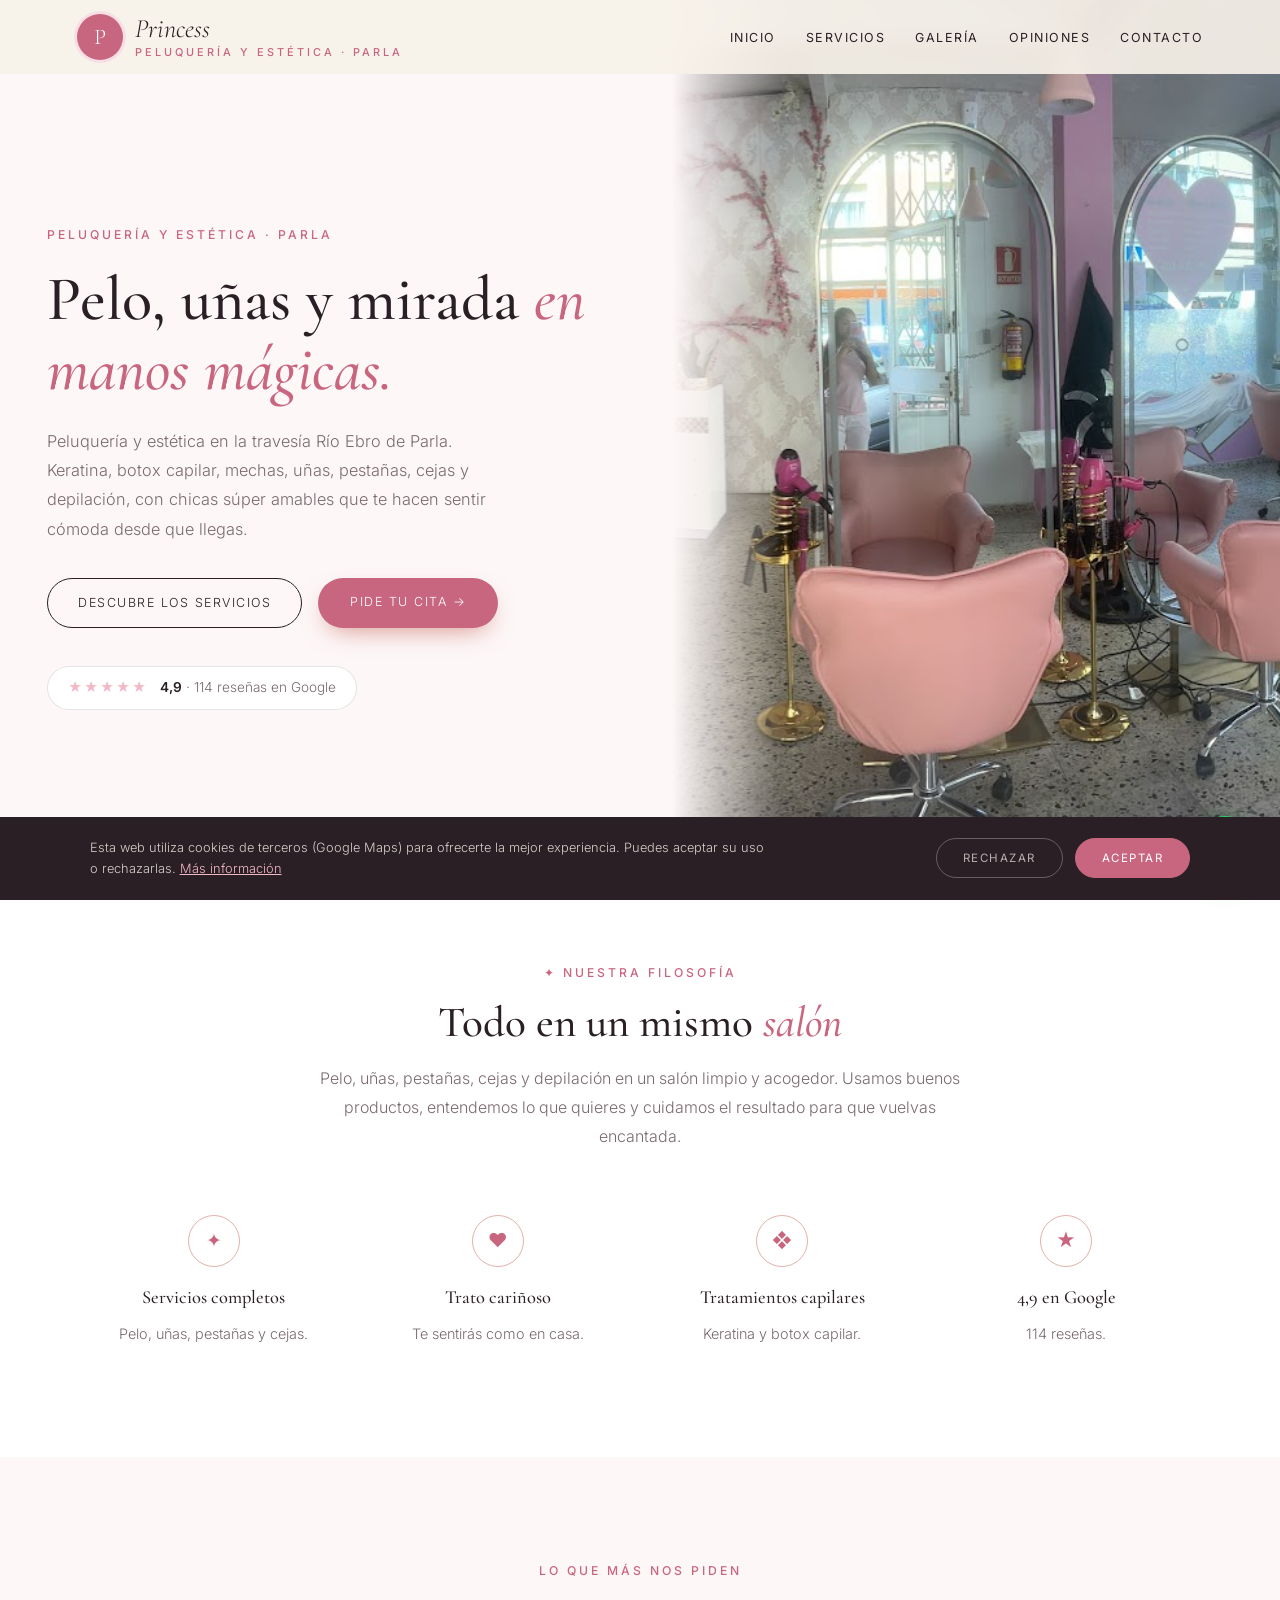
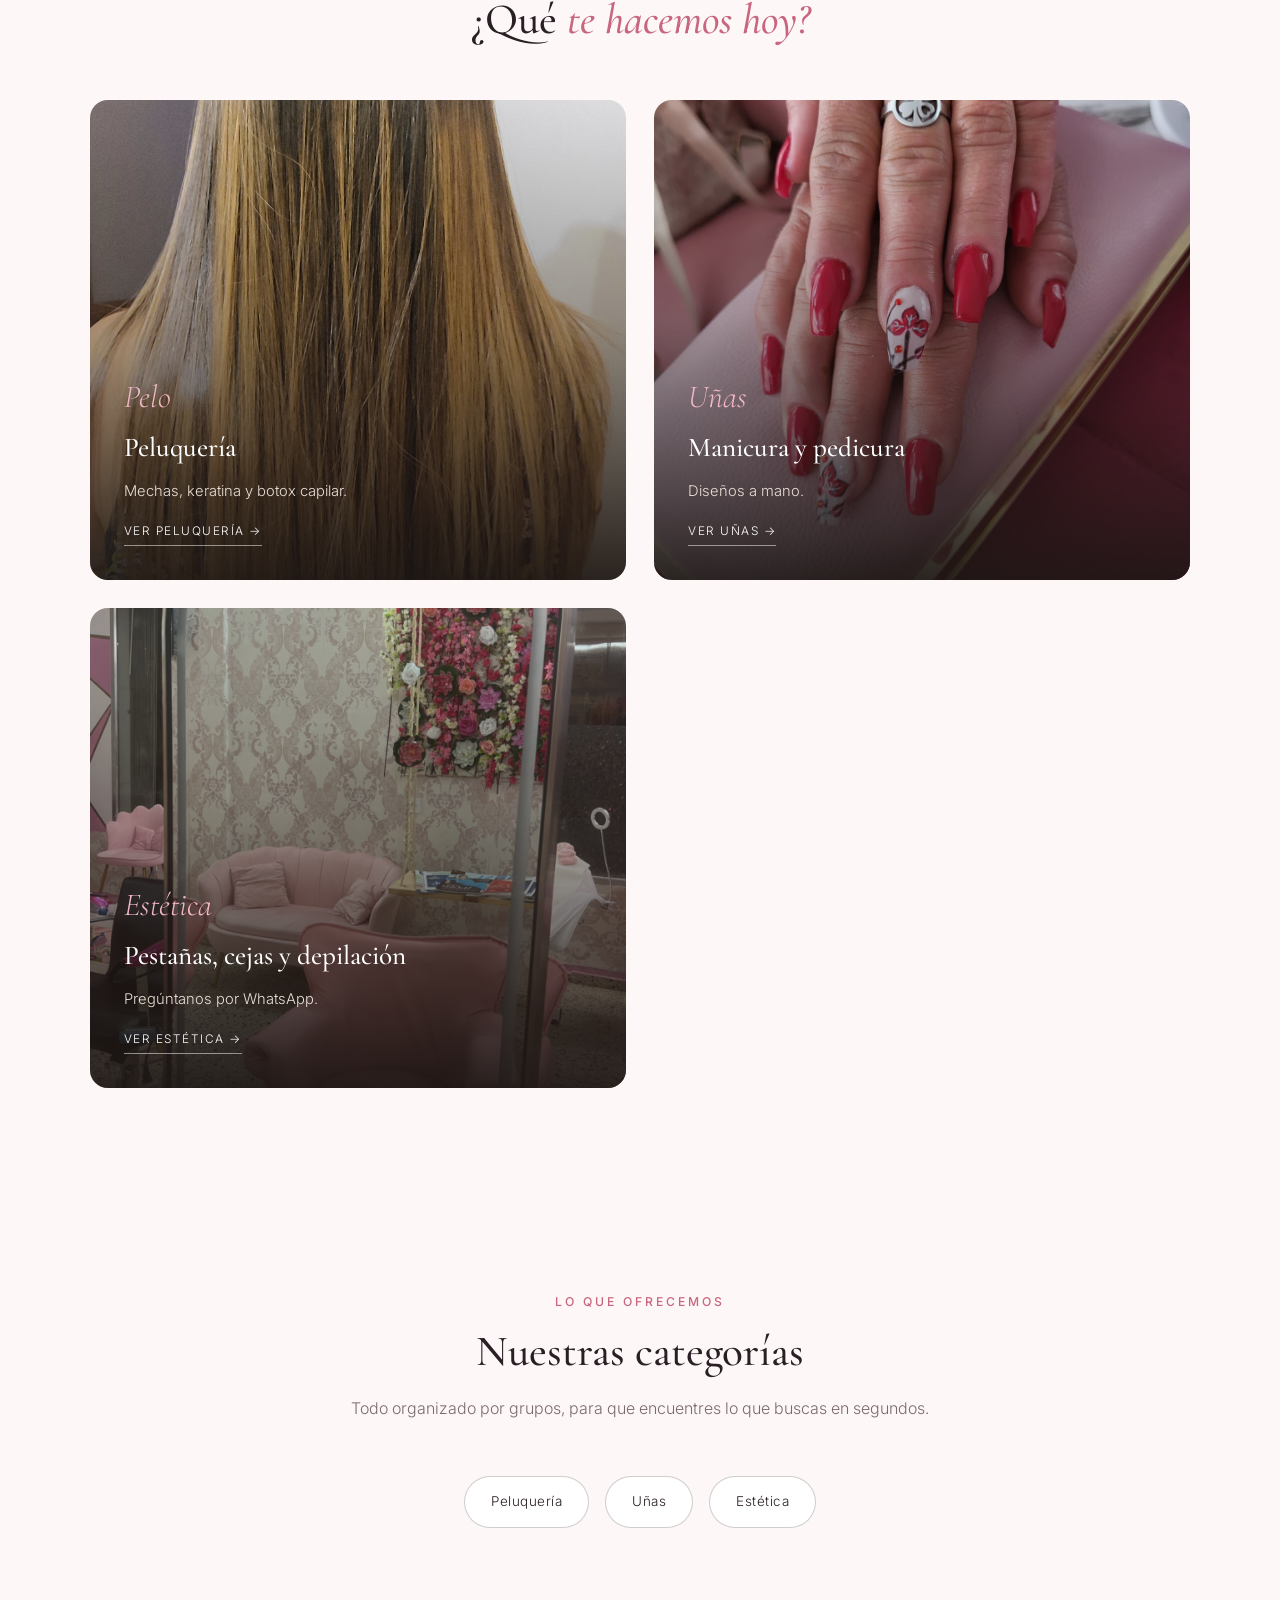
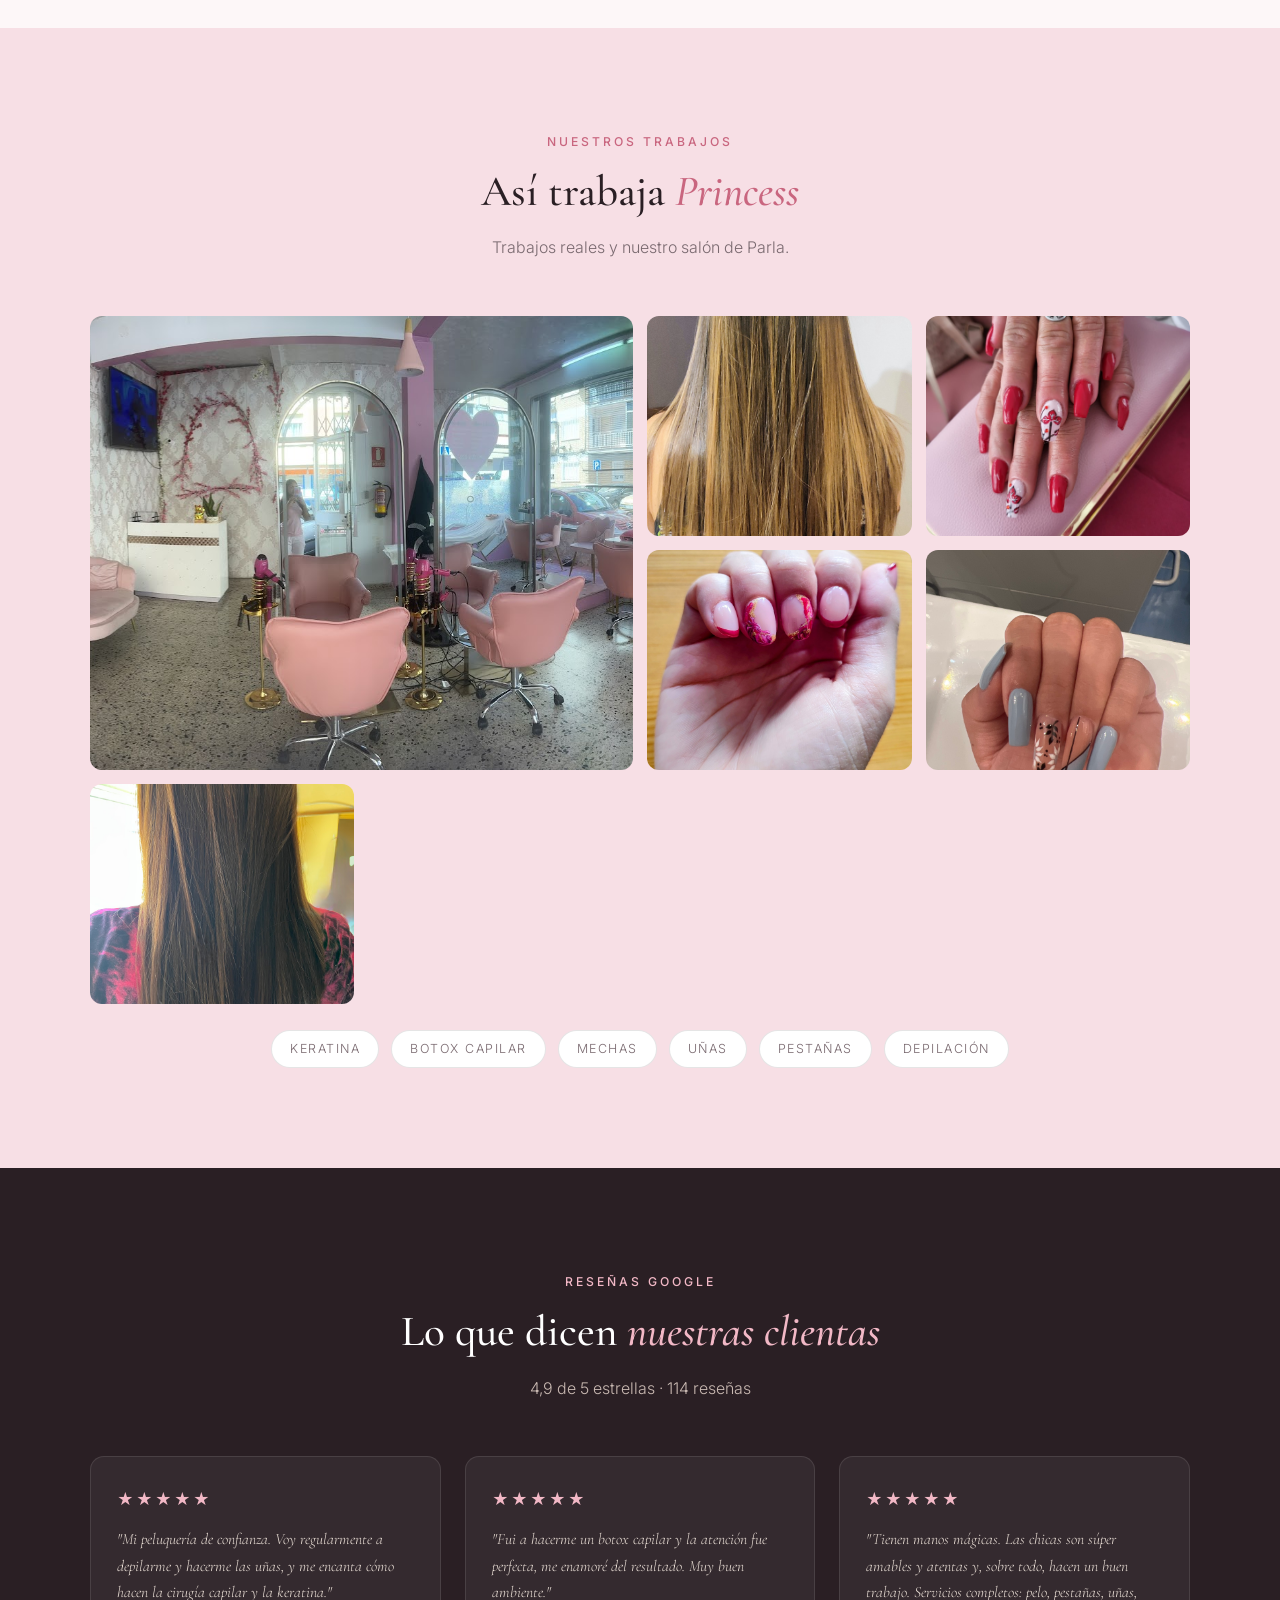
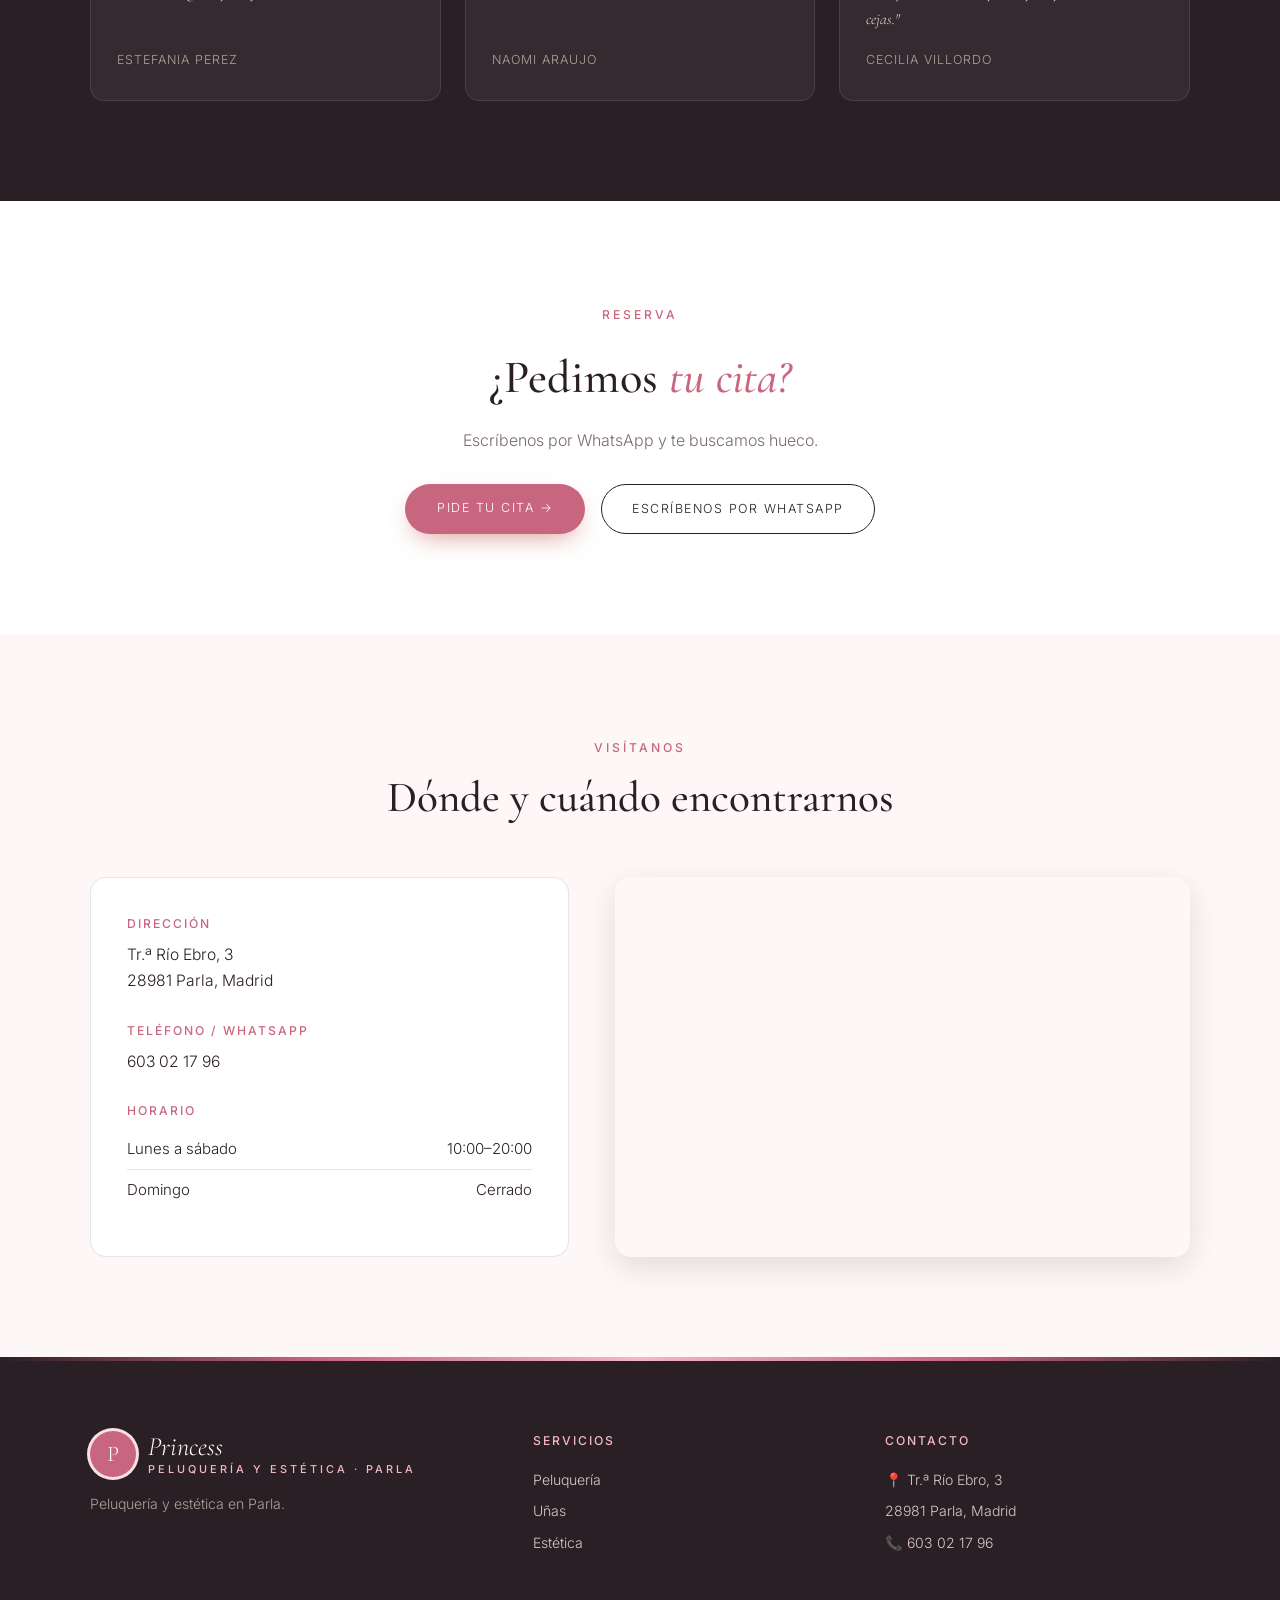
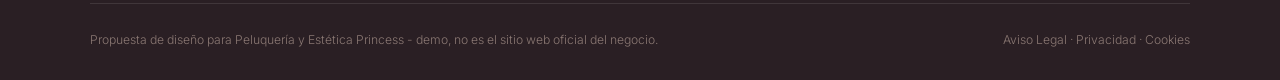
<file: index.html>
<!DOCTYPE html>
<html lang="es">
<head>
<meta charset="UTF-8">
<meta name="viewport" content="width=device-width, initial-scale=1.0">
<title>Peluquería y Estética Princess — Peluquería y estética en Parla</title>
<meta name="description" content="Peluquería y Estética Princess, en la travesía Río Ebro 3 de Parla. Keratina, botox capilar, mechas, uñas, pestañas, cejas y depilación. 4,9★ con 114 reseñas en Google.">
<meta name="theme-color" content="#2a1f24">
<meta property="og:title" content="Peluquería y Estética Princess · Parla">
<meta property="og:image" content="maps_06.jpg">

<link rel="preconnect" href="https://fonts.googleapis.com"><link rel="preconnect" href="https://fonts.gstatic.com" crossorigin><link href="https://fonts.googleapis.com/css2?family=Cormorant+Garamond:ital,wght@0,500;0,600;1,500&family=Inter:wght@300;400;500;600&display=swap" rel="stylesheet">
<link rel="stylesheet" href="styles.css">
</head>
<body>

<header id="header">
  <a href="index.html" class="logo" aria-label="Peluquería y Estética Princess, inicio"><span class="logo-mark">P</span><span class="logo-text"><span class="script">Princess</span><small>peluquería y estética · Parla</small></span></a>
  <nav id="nav" aria-label="Navegación principal"><ul><li><a href="index.html#inicio">Inicio</a></li><li><a href="servicios.html">Servicios</a></li><li><a href="index.html#galeria">Galería</a></li><li><a href="index.html#opiniones">Opiniones</a></li><li><a href="index.html#contacto">Contacto</a></li></ul></nav><button class="nav-toggle" id="navToggle" aria-label="Abrir menú">☰</button>
</header>

<section class="hero" id="inicio">
  <div class="hero-text">
    <span class="eyebrow">Peluquería y estética · Parla</span>
    <h1>Pelo, uñas y mirada <em>en manos mágicas.</em></h1>
    <p>Peluquería y estética en la travesía Río Ebro de Parla. Keratina, botox capilar, mechas, uñas, pestañas, cejas y depilación, con chicas súper amables que te hacen sentir cómoda desde que llegas.</p>
    <div class="hero-ctas">
      <a href="servicios.html" class="btn-outline">Descubre los servicios</a>
      <a href="https://wa.me/34603021796?text=Hola%2C%20he%20visto%20vuestra%20web%20y%20me%20gustar%C3%ADa%20pedir%20cita%20en%20Princess" class="btn-solid" target="_blank" rel="noopener">Pide tu cita →</a>
    </div>
    <a class="hero-rating" href="https://www.google.com/maps/search/?api=1&query=Peluqueria+y+Estetica+Princess,+Travesia+Rio+Ebro+3,+Parla" target="_blank" rel="noopener"><span class="stars">★★★★★</span><span><strong>4,9</strong> · 114 reseñas en Google</span></a>
  </div>
  <div class="hero-img"><img src="maps_06.jpg" alt="Salón rosa de Peluquería y Estética Princess en Parla" style="object-position:center 50%;"></div>
</section>

<section class="trust">
  <div class="section-head">
    <span class="eyebrow">✦ Nuestra filosofía</span>
    <h2>Todo en un mismo <em>salón</em></h2>
    <p>Pelo, uñas, pestañas, cejas y depilación en un salón limpio y acogedor. Usamos buenos productos, entendemos lo que quieres y cuidamos el resultado para que vuelvas encantada.</p>
  </div>
  <div class="trust-grid">
    <div class="trust-card"><span class="trust-ic">✦</span><h3>Servicios completos</h3><p>Pelo, uñas, pestañas y cejas.</p></div>
    <div class="trust-card"><span class="trust-ic">♥</span><h3>Trato cariñoso</h3><p>Te sentirás como en casa.</p></div>
    <div class="trust-card"><span class="trust-ic">❖</span><h3>Tratamientos capilares</h3><p>Keratina y botox capilar.</p></div>
    <div class="trust-card"><span class="trust-ic">★</span><h3>4,9 en Google</h3><p>114 reseñas.</p></div>
  </div>
</section>

<section class="worlds">
  <div class="section-head">
    <span class="eyebrow">Lo que más nos piden</span>
    <h2>¿Qué <em>te hacemos hoy?</em></h2>
  </div>
  <div class="worlds-grid">
    <a href="servicios.html#pelo" class="world-card"><img src="maps_02.jpg" alt="Peluquería"><div class="world-text"><span class="script">Pelo</span><h3>Peluquería</h3><p>Mechas, keratina y botox capilar.</p><span class="world-link">Ver peluquería →</span></div></a>
    <a href="servicios.html#unas" class="world-card"><img src="maps_07.jpg" alt="Manicura y pedicura"><div class="world-text"><span class="script">Uñas</span><h3>Manicura y pedicura</h3><p>Diseños a mano.</p><span class="world-link">Ver uñas →</span></div></a>
    <a href="servicios.html#estetica" class="world-card"><img src="maps_01.jpg" alt="Pestañas, cejas y depilación"><div class="world-text"><span class="script">Estética</span><h3>Pestañas, cejas y depilación</h3><p>Pregúntanos por WhatsApp.</p><span class="world-link">Ver estética →</span></div></a>
  </div>
</section>

<section>
  <div class="section-head">
    <span class="eyebrow">Lo que ofrecemos</span>
    <h2>Nuestras categorías</h2>
    <p>Todo organizado por grupos, para que encuentres lo que buscas en segundos.</p>
  </div>
  <div class="cat-pills">
    <a href="servicios.html#pelo" class="cat-pill">Peluquería</a>
    <a href="servicios.html#unas" class="cat-pill">Uñas</a>
    <a href="servicios.html#estetica" class="cat-pill">Estética</a>
  </div>
</section>

<section class="gallery-wrap" id="galeria">
  <div class="section-head">
    <span class="eyebrow">Nuestros trabajos</span>
    <h2>Así trabaja <em>Princess</em></h2>
    <p>Trabajos reales y nuestro salón de Parla.</p>
  </div>
  <div class="gallery">
    <figure class="big"><img src="maps_06.jpg" alt="Nuestro salón" loading="lazy"></figure>
    <figure><img src="maps_02.jpg" alt="Mechas en melena larga" loading="lazy"></figure>
    <figure><img src="maps_07.jpg" alt="Uñas rojas con diseño" loading="lazy"></figure>
    <figure><img src="maps_03.jpg" alt="Nail art en rosa" loading="lazy"></figure>
    <figure><img src="maps_09.jpg" alt="Diseño en gris" loading="lazy"></figure>
    <figure><img src="maps_04.jpg" alt="Melena lisa y brillante" loading="lazy"></figure>
  </div>
  <div class="brands"><span>Keratina</span><span>Botox capilar</span><span>Mechas</span><span>Uñas</span><span>Pestañas</span><span>Depilación</span></div>
</section>

<section class="reviews-wrap" id="opiniones">
  <div class="section-head">
    <span class="eyebrow">Reseñas Google</span>
    <h2>Lo que dicen <em>nuestras clientas</em></h2>
    <p>4,9 de 5 estrellas · 114 reseñas</p>
  </div>
  <div class="review-grid">
    <div class="review-card"><div class="stars">★★★★★</div><p>"Mi peluquería de confianza. Voy regularmente a depilarme y hacerme las uñas, y me encanta cómo hacen la cirugía capilar y la keratina."</p><cite>Estefania Perez</cite></div>
    <div class="review-card"><div class="stars">★★★★★</div><p>"Fui a hacerme un botox capilar y la atención fue perfecta, me enamoré del resultado. Muy buen ambiente."</p><cite>Naomi Araujo</cite></div>
    <div class="review-card"><div class="stars">★★★★★</div><p>"Tienen manos mágicas. Las chicas son súper amables y atentas y, sobre todo, hacen un buen trabajo. Servicios completos: pelo, pestañas, uñas, cejas."</p><cite>Cecilia Villordo</cite></div>
  </div>
</section>

<section class="cta-section">
  <span class="eyebrow">Reserva</span>
  <h2>¿Pedimos <em>tu cita?</em></h2>
  <p>Escríbenos por WhatsApp y te buscamos hueco.</p>
  <div class="cta-row">
    <a href="https://wa.me/34603021796?text=Hola%2C%20he%20visto%20vuestra%20web%20y%20me%20gustar%C3%ADa%20pedir%20cita%20en%20Princess" class="btn-solid" target="_blank" rel="noopener">Pide tu cita →</a>
    <a href="https://wa.me/34603021796?text=Hola%2C%20he%20visto%20vuestra%20web%20y%20me%20gustar%C3%ADa%20pedir%20cita%20en%20Princess" class="btn-outline" target="_blank" rel="noopener">Escríbenos por WhatsApp</a>
  </div>
</section>

<section class="contact-section" id="contacto">
  <div class="section-head">
    <span class="eyebrow">Visítanos</span>
    <h2>Dónde y cuándo encontrarnos</h2>
  </div>
  <div class="contact-grid">
    <div class="contact-info">
      <div class="contact-block"><h3>Dirección</h3><p>Tr.ª Río Ebro, 3<br>28981 Parla, Madrid</p></div>
      <div class="contact-block"><h3>Teléfono / WhatsApp</h3><p><a href="tel:+34603021796">603 02 17 96</a></p></div>
      <div class="contact-block"><h3>Horario</h3><ul class="hours-list"><li><span>Lunes a sábado</span><span>10:00–20:00</span></li><li><span>Domingo</span><span>Cerrado</span></li></ul></div>
      
    </div>
    <div class="contact-map">
      <iframe title="Mapa de Peluquería y Estética Princess" src="https://www.google.com/maps?q=Peluqueria+y+Estetica+Princess,+Travesia+Rio+Ebro+3,+Parla&output=embed" width="100%" height="100%" style="border:0;" allowfullscreen="" loading="lazy" referrerpolicy="no-referrer-when-downgrade"></iframe>
    </div>
  </div>
</section>

<footer>
  <div class="footer-grid">
    <div class="footer-brand">
      <a href="index.html" class="logo light"><span class="logo-mark">P</span><span class="logo-text"><span class="script">Princess</span><small>peluquería y estética · Parla</small></span></a>
      <p>Peluquería y estética en Parla.</p>
    </div>
    <div><h4>Servicios</h4><ul><li><a href="servicios.html#pelo">Peluquería</a></li><li><a href="servicios.html#unas">Uñas</a></li><li><a href="servicios.html#estetica">Estética</a></li></ul></div>
    <div><h4>Contacto</h4><ul><li>📍 Tr.ª Río Ebro, 3</li><li>28981 Parla, Madrid</li><li>📞 <a href="tel:+34603021796">603 02 17 96</a></li></ul></div>
  </div>
  <div class="footer-bottom">
    <span>Propuesta de diseño para Peluquería y Estética Princess - demo, no es el sitio web oficial del negocio.</span>
    <span><a href="aviso-legal.html">Aviso Legal</a> &middot; <a href="politica-privacidad.html">Privacidad</a> &middot; <a href="politica-cookies.html">Cookies</a></span>
  </div>
</footer>

<div id="cookie-banner" class="cookie-banner"><p>Esta web utiliza cookies de terceros (Google Maps) para ofrecerte la mejor experiencia. Puedes aceptar su uso o rechazarlas. <a href="politica-cookies.html">Más información</a></p><div class="cookie-actions"><button onclick="setCookieChoice('rejected')" class="ck-reject">Rechazar</button><button onclick="setCookieChoice('accepted')" class="ck-accept">Aceptar</button></div></div>
<div class="social-fabs"><a class="wa-fab" href="https://wa.me/34603021796?text=Hola%2C%20he%20visto%20vuestra%20web%20y%20me%20gustar%C3%ADa%20pedir%20cita%20en%20Princess" target="_blank" rel="noopener" aria-label="Escribir por WhatsApp"><svg width="28" height="28" viewBox="0 0 24 24" fill="white"><path d="M17.5 14.4c-.3-.1-1.8-.9-2-1s-.5-.1-.7.1-.8 1-.9 1.2-.3.2-.6.1a8.2 8.2 0 0 1-2.4-1.5 9 9 0 0 1-1.7-2.1c-.2-.3 0-.5.1-.6l.4-.5.3-.5v-.5l-.9-2.2c-.2-.6-.5-.5-.7-.5h-.6a1.1 1.1 0 0 0-.8.4 3.4 3.4 0 0 0-1 2.5 5.9 5.9 0 0 0 1.2 3.1 13.5 13.5 0 0 0 5.2 4.6c2.6 1 2.6.7 3.1.6a2.6 2.6 0 0 0 1.7-1.2 2.1 2.1 0 0 0 .2-1.2c-.1-.1-.3-.2-.6-.3ZM12 21.8a9.8 9.8 0 0 1-5-1.4l-.4-.2-3.7 1 1-3.6-.2-.4A9.8 9.8 0 1 1 12 21.8Zm8.4-18.3A11.8 11.8 0 0 0 1.8 17.7L.2 23.8l6.3-1.6a11.8 11.8 0 0 0 5.6 1.4A11.8 11.8 0 0 0 20.4 3.5Z"/></svg></a></div>
<script src="main.js"></script>
</body>
</html>
</file>
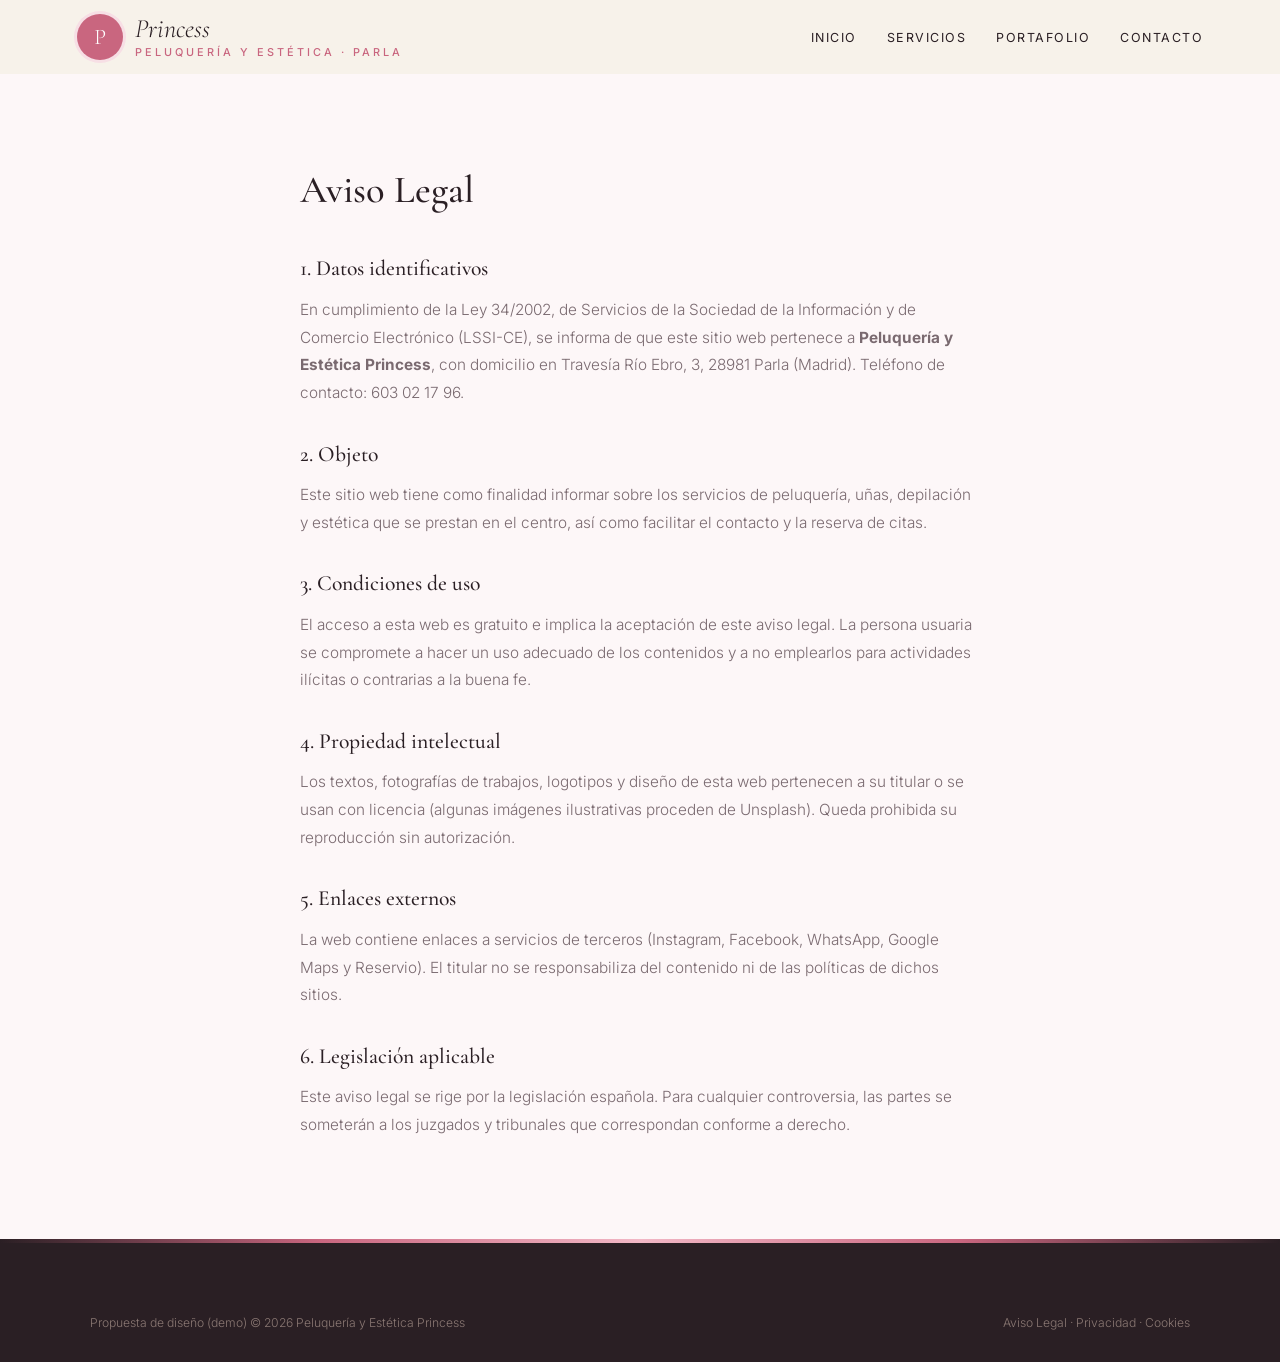
<file: aviso-legal.html>
<!DOCTYPE html>
<html lang="es">
<head>
<meta charset="UTF-8">
<meta name="viewport" content="width=device-width, initial-scale=1.0">
<title>Aviso Legal — Peluquería y Estética Princess</title>
<meta name="robots" content="noindex">

<link rel="preconnect" href="https://fonts.googleapis.com">
<link href="https://fonts.googleapis.com/css2?family=Cormorant+Garamond:ital,wght@0,500;0,600;1,500&family=Inter:wght@300;400;500;600&display=swap" rel="stylesheet">
<link rel="stylesheet" href="styles.css">
</head>
<body>
<header id="header" class="scrolled">
  <a href="index.html" class="logo" aria-label="Peluquería y Estética Princess, inicio">
    <span class="logo-mark">P</span>
    <span class="logo-text"><span class="script">Princess</span><small>peluquería y estética · Parla</small></span>
  </a>
  <nav id="nav" aria-label="Navegación principal">
    <ul>
      <li><a href="index.html#inicio">Inicio</a></li>
      <li><a href="servicios.html">Servicios</a></li>
      <li><a href="portafolio.html">Portafolio</a></li>
      <li><a href="index.html#contacto">Contacto</a></li>
    </ul>
  </nav>
  <button class="nav-toggle" id="navToggle" aria-label="Abrir menú">☰</button>
</header>
<main class="legal"><h1>Aviso Legal</h1>
<h2>1. Datos identificativos</h2>
<p>En cumplimiento de la Ley 34/2002, de Servicios de la Sociedad de la Información y de Comercio Electrónico (LSSI-CE), se informa de que este sitio web pertenece a <strong>Peluquería y Estética Princess</strong>, con domicilio en Travesía Río Ebro, 3, 28981 Parla (Madrid). Teléfono de contacto: 603 02 17 96.</p>
<h2>2. Objeto</h2>
<p>Este sitio web tiene como finalidad informar sobre los servicios de peluquería, uñas, depilación y estética que se prestan en el centro, así como facilitar el contacto y la reserva de citas.</p>
<h2>3. Condiciones de uso</h2>
<p>El acceso a esta web es gratuito e implica la aceptación de este aviso legal. La persona usuaria se compromete a hacer un uso adecuado de los contenidos y a no emplearlos para actividades ilícitas o contrarias a la buena fe.</p>
<h2>4. Propiedad intelectual</h2>
<p>Los textos, fotografías de trabajos, logotipos y diseño de esta web pertenecen a su titular o se usan con licencia (algunas imágenes ilustrativas proceden de Unsplash). Queda prohibida su reproducción sin autorización.</p>
<h2>5. Enlaces externos</h2>
<p>La web contiene enlaces a servicios de terceros (Instagram, Facebook, WhatsApp, Google Maps y Reservio). El titular no se responsabiliza del contenido ni de las políticas de dichos sitios.</p>
<h2>6. Legislación aplicable</h2>
<p>Este aviso legal se rige por la legislación española. Para cualquier controversia, las partes se someterán a los juzgados y tribunales que correspondan conforme a derecho.</p></main>
<footer>
  <div class="footer-bottom" style="margin-top:0">
    <span>Propuesta de diseño (demo) © 2026 Peluquería y Estética Princess</span>
    <span><a href="aviso-legal.html">Aviso Legal</a> &middot; <a href="politica-privacidad.html">Privacidad</a> &middot; <a href="politica-cookies.html">Cookies</a></span>
  </div>
</footer>
<script src="main.js"></script>
</body>
</html>
</file>
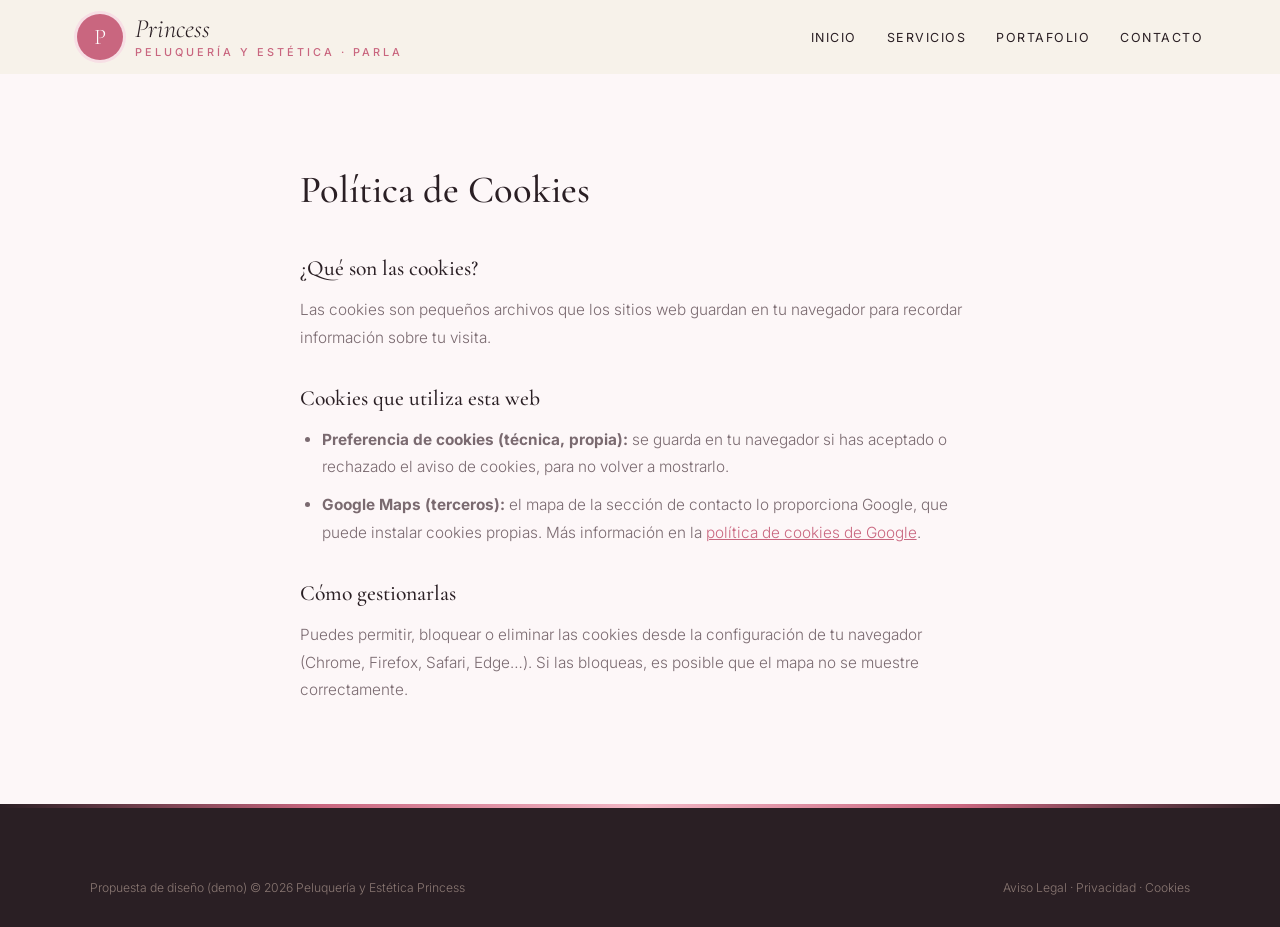
<file: politica-cookies.html>
<!DOCTYPE html>
<html lang="es">
<head>
<meta charset="UTF-8">
<meta name="viewport" content="width=device-width, initial-scale=1.0">
<title>Política de Cookies — Peluquería y Estética Princess</title>
<meta name="robots" content="noindex">

<link rel="preconnect" href="https://fonts.googleapis.com">
<link href="https://fonts.googleapis.com/css2?family=Cormorant+Garamond:ital,wght@0,500;0,600;1,500&family=Inter:wght@300;400;500;600&display=swap" rel="stylesheet">
<link rel="stylesheet" href="styles.css">
</head>
<body>
<header id="header" class="scrolled">
  <a href="index.html" class="logo" aria-label="Peluquería y Estética Princess, inicio">
    <span class="logo-mark">P</span>
    <span class="logo-text"><span class="script">Princess</span><small>peluquería y estética · Parla</small></span>
  </a>
  <nav id="nav" aria-label="Navegación principal">
    <ul>
      <li><a href="index.html#inicio">Inicio</a></li>
      <li><a href="servicios.html">Servicios</a></li>
      <li><a href="portafolio.html">Portafolio</a></li>
      <li><a href="index.html#contacto">Contacto</a></li>
    </ul>
  </nav>
  <button class="nav-toggle" id="navToggle" aria-label="Abrir menú">☰</button>
</header>
<main class="legal"><h1>Política de Cookies</h1>
<h2>¿Qué son las cookies?</h2>
<p>Las cookies son pequeños archivos que los sitios web guardan en tu navegador para recordar información sobre tu visita.</p>
<h2>Cookies que utiliza esta web</h2>
<ul>
<li><strong>Preferencia de cookies (técnica, propia):</strong> se guarda en tu navegador si has aceptado o rechazado el aviso de cookies, para no volver a mostrarlo.</li>
<li><strong>Google Maps (terceros):</strong> el mapa de la sección de contacto lo proporciona Google, que puede instalar cookies propias. Más información en la <a href="https://policies.google.com/technologies/cookies" target="_blank" rel="noopener">política de cookies de Google</a>.</li>
</ul>
<h2>Cómo gestionarlas</h2>
<p>Puedes permitir, bloquear o eliminar las cookies desde la configuración de tu navegador (Chrome, Firefox, Safari, Edge…). Si las bloqueas, es posible que el mapa no se muestre correctamente.</p></main>
<footer>
  <div class="footer-bottom" style="margin-top:0">
    <span>Propuesta de diseño (demo) © 2026 Peluquería y Estética Princess</span>
    <span><a href="aviso-legal.html">Aviso Legal</a> &middot; <a href="politica-privacidad.html">Privacidad</a> &middot; <a href="politica-cookies.html">Cookies</a></span>
  </div>
</footer>
<script src="main.js"></script>
</body>
</html>
</file>
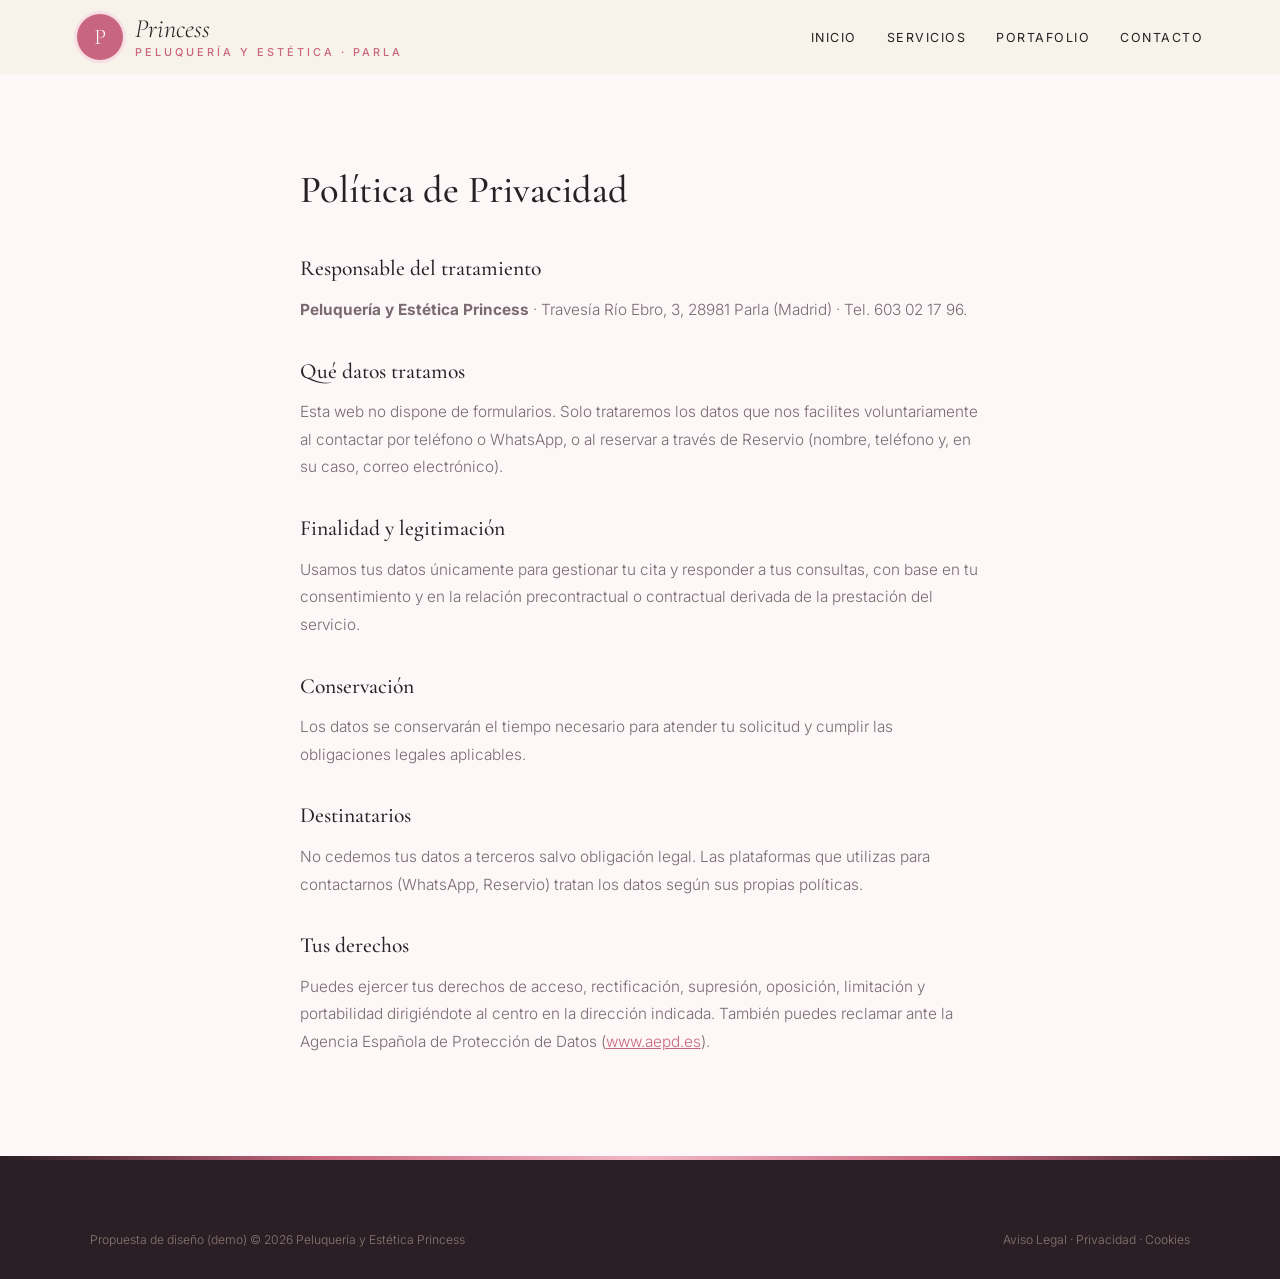
<file: politica-privacidad.html>
<!DOCTYPE html>
<html lang="es">
<head>
<meta charset="UTF-8">
<meta name="viewport" content="width=device-width, initial-scale=1.0">
<title>Política de Privacidad — Peluquería y Estética Princess</title>
<meta name="robots" content="noindex">

<link rel="preconnect" href="https://fonts.googleapis.com">
<link href="https://fonts.googleapis.com/css2?family=Cormorant+Garamond:ital,wght@0,500;0,600;1,500&family=Inter:wght@300;400;500;600&display=swap" rel="stylesheet">
<link rel="stylesheet" href="styles.css">
</head>
<body>
<header id="header" class="scrolled">
  <a href="index.html" class="logo" aria-label="Peluquería y Estética Princess, inicio">
    <span class="logo-mark">P</span>
    <span class="logo-text"><span class="script">Princess</span><small>peluquería y estética · Parla</small></span>
  </a>
  <nav id="nav" aria-label="Navegación principal">
    <ul>
      <li><a href="index.html#inicio">Inicio</a></li>
      <li><a href="servicios.html">Servicios</a></li>
      <li><a href="portafolio.html">Portafolio</a></li>
      <li><a href="index.html#contacto">Contacto</a></li>
    </ul>
  </nav>
  <button class="nav-toggle" id="navToggle" aria-label="Abrir menú">☰</button>
</header>
<main class="legal"><h1>Política de Privacidad</h1>
<h2>Responsable del tratamiento</h2>
<p><strong>Peluquería y Estética Princess</strong> · Travesía Río Ebro, 3, 28981 Parla (Madrid) · Tel. 603 02 17 96.</p>
<h2>Qué datos tratamos</h2>
<p>Esta web no dispone de formularios. Solo trataremos los datos que nos facilites voluntariamente al contactar por teléfono o WhatsApp, o al reservar a través de Reservio (nombre, teléfono y, en su caso, correo electrónico).</p>
<h2>Finalidad y legitimación</h2>
<p>Usamos tus datos únicamente para gestionar tu cita y responder a tus consultas, con base en tu consentimiento y en la relación precontractual o contractual derivada de la prestación del servicio.</p>
<h2>Conservación</h2>
<p>Los datos se conservarán el tiempo necesario para atender tu solicitud y cumplir las obligaciones legales aplicables.</p>
<h2>Destinatarios</h2>
<p>No cedemos tus datos a terceros salvo obligación legal. Las plataformas que utilizas para contactarnos (WhatsApp, Reservio) tratan los datos según sus propias políticas.</p>
<h2>Tus derechos</h2>
<p>Puedes ejercer tus derechos de acceso, rectificación, supresión, oposición, limitación y portabilidad dirigiéndote al centro en la dirección indicada. También puedes reclamar ante la Agencia Española de Protección de Datos (<a href="https://www.aepd.es" target="_blank" rel="noopener">www.aepd.es</a>).</p></main>
<footer>
  <div class="footer-bottom" style="margin-top:0">
    <span>Propuesta de diseño (demo) © 2026 Peluquería y Estética Princess</span>
    <span><a href="aviso-legal.html">Aviso Legal</a> &middot; <a href="politica-privacidad.html">Privacidad</a> &middot; <a href="politica-cookies.html">Cookies</a></span>
  </div>
</footer>
<script src="main.js"></script>
</body>
</html>
</file>
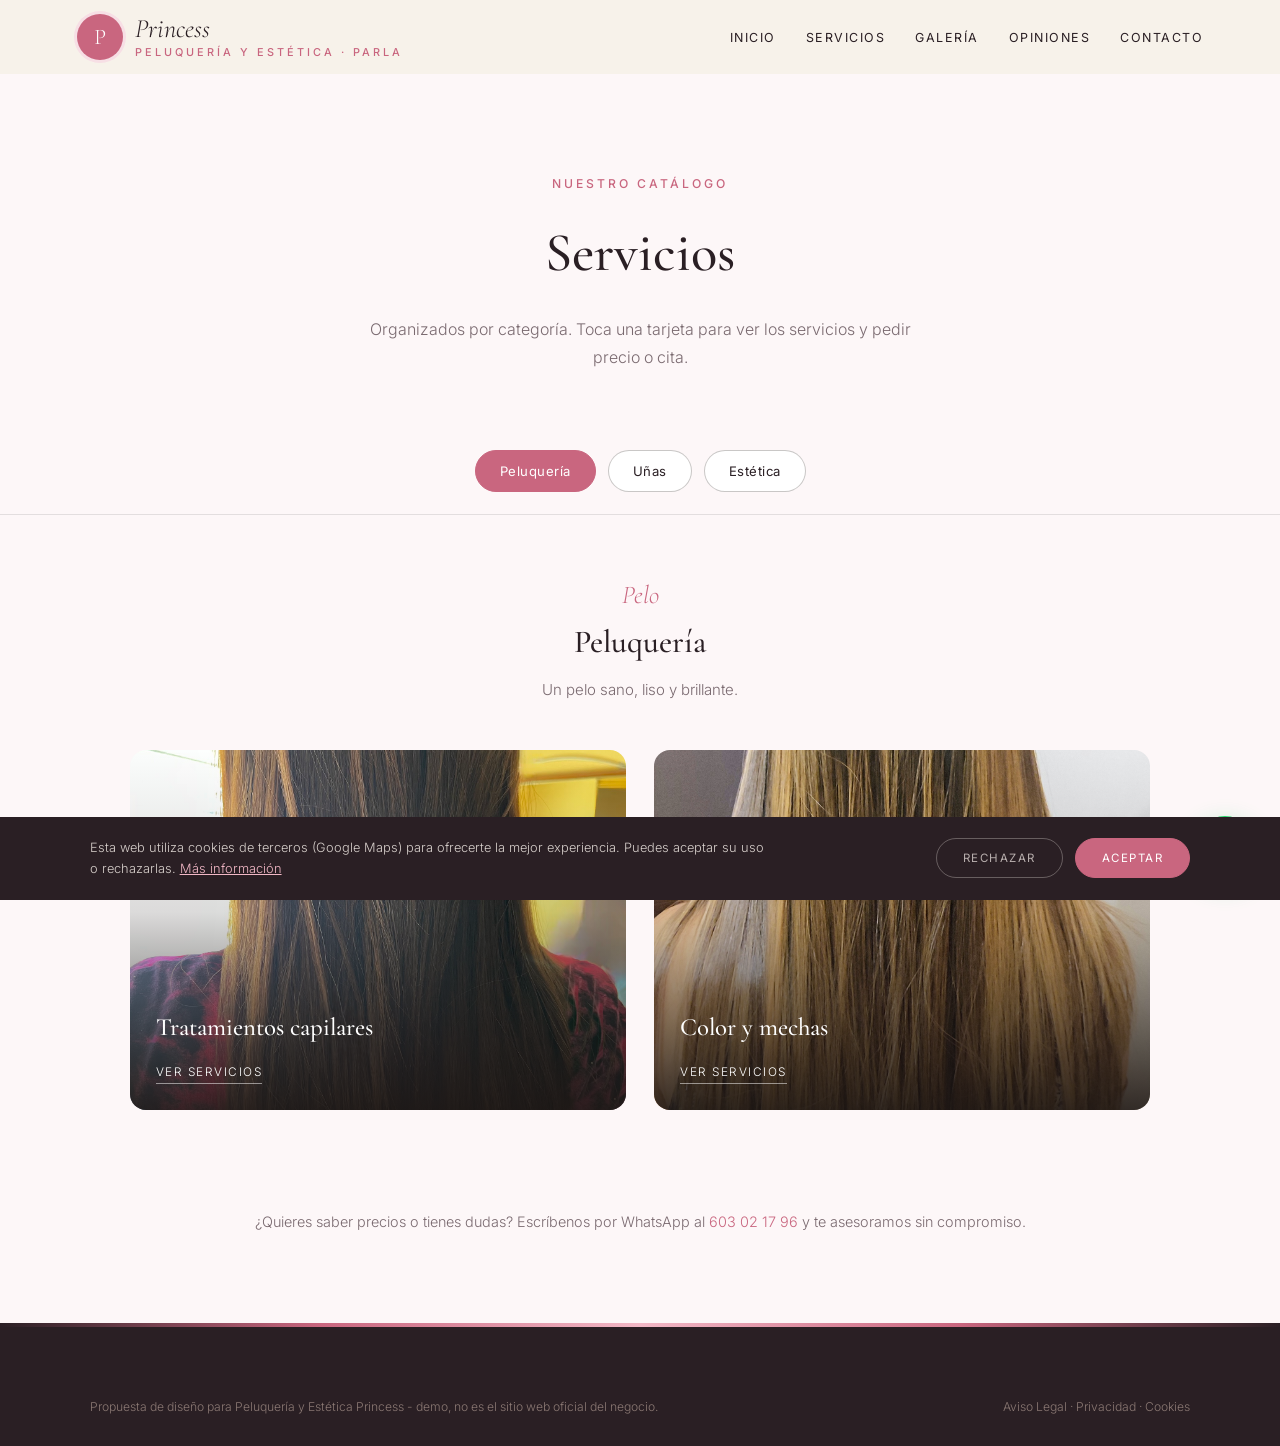
<file: servicios.html>
<!DOCTYPE html>
<html lang="es">
<head>
<meta charset="UTF-8">
<meta name="viewport" content="width=device-width, initial-scale=1.0">
<title>Servicios — Peluquería y Estética Princess · Parla</title>
<meta name="description" content="Servicios de Peluquería y Estética Princess en Parla.">

<link rel="preconnect" href="https://fonts.googleapis.com"><link rel="preconnect" href="https://fonts.gstatic.com" crossorigin><link href="https://fonts.googleapis.com/css2?family=Cormorant+Garamond:ital,wght@0,500;0,600;1,500&family=Inter:wght@300;400;500;600&display=swap" rel="stylesheet">
<link rel="stylesheet" href="styles.css">
</head>
<body>

<header id="header" class="scrolled">
  <a href="index.html" class="logo" aria-label="Peluquería y Estética Princess, inicio"><span class="logo-mark">P</span><span class="logo-text"><span class="script">Princess</span><small>peluquería y estética · Parla</small></span></a>
  <nav id="nav" aria-label="Navegación principal"><ul><li><a href="index.html#inicio">Inicio</a></li><li><a href="servicios.html">Servicios</a></li><li><a href="index.html#galeria">Galería</a></li><li><a href="index.html#opiniones">Opiniones</a></li><li><a href="index.html#contacto">Contacto</a></li></ul></nav><button class="nav-toggle" id="navToggle" aria-label="Abrir menú">☰</button>
</header>

<div class="page-hero">
  <span class="eyebrow">Nuestro catálogo</span>
  <h1>Servicios</h1>
  <p>Organizados por categoría. Toca una tarjeta para ver los servicios y pedir precio o cita.</p>
</div>

<div class="tabs">
  <button class="tab-btn active" data-tab="pelo">Peluquería</button>
  <button class="tab-btn" data-tab="unas">Uñas</button>
  <button class="tab-btn" data-tab="estetica">Estética</button>
  
</div>

<div class="tab-panel active" id="pelo">
  <div class="tab-intro"><span class="script">Pelo</span><h2>Peluquería</h2><p>Un pelo sano, liso y brillante.</p></div>
  <div class="cat-grid">
    <div class="cat-card" onclick="openModal('tratamientos')"><img src="maps_04.jpg" alt="Tratamientos capilares" loading="lazy"><div class="cat-card-text"><h3>Tratamientos capilares</h3><span>Ver servicios</span></div></div>
    <div class="cat-card" onclick="openModal('color')"><img src="maps_02.jpg" alt="Color y mechas" loading="lazy"><div class="cat-card-text"><h3>Color y mechas</h3><span>Ver servicios</span></div></div>
  </div>
</div>

<div class="tab-panel" id="unas">
  <div class="tab-intro"><span class="script">Uñas</span><h2>Uñas</h2><p>Manos y pies bonitos.</p></div>
  <div class="cat-grid">
    <div class="cat-card" onclick="openModal('manicura')"><img src="maps_07.jpg" alt="Manicura" loading="lazy"><div class="cat-card-text"><h3>Manicura</h3><span>Ver servicios</span></div></div>
    <div class="cat-card" onclick="openModal('pedicura')"><img src="maps_05.jpg" alt="Pedicura" loading="lazy"><div class="cat-card-text"><h3>Pedicura</h3><span>Ver servicios</span></div></div>
  </div>
</div>

<div class="tab-panel" id="estetica">
  <div class="tab-intro"><span class="script">Estética</span><h2>Pestañas, cejas y depilación</h2><p>Pregúntanos por WhatsApp.</p></div>
  <div class="cat-grid">
    <div class="cat-card" onclick="openModal('mirada')"><img src="maps_01.jpg" alt="Pestañas y cejas" loading="lazy"><div class="cat-card-text"><h3>Pestañas y cejas</h3><span>Ver servicios</span></div></div>
    <div class="cat-card" onclick="openModal('depilacion')"><img src="maps_06.jpg" alt="Depilación" loading="lazy"><div class="cat-card-text"><h3>Depilación</h3><span>Ver servicios</span></div></div>
  </div>
</div>


<p class="services-note">¿Quieres saber precios o tienes dudas? Escríbenos por WhatsApp al <a href="https://wa.me/34603021796" target="_blank" rel="noopener" style="color:var(--red)">603 02 17 96</a> y te asesoramos sin compromiso.</p>

<div class="modal-overlay" id="modal-tratamientos"><div class="modal">
  <button class="modal-close" onclick="closeModal('tratamientos')" aria-label="Cerrar">×</button>
  <h3>Tratamientos capilares</h3><p class="modal-sub">Keratina y botox capilar</p>
  <div class="svc-row"><div><div class="svc-name">Keratina</div><span class="svc-desc"></span></div><div class="svc-price">Consultar</div></div>
  <div class="svc-row"><div><div class="svc-name">Botox capilar</div><span class="svc-desc"></span></div><div class="svc-price">Consultar</div></div>
  <div class="svc-row"><div><div class="svc-name">Cirugía capilar</div><span class="svc-desc"></span></div><div class="svc-price">Consultar</div></div>
  <a class="modal-cta alt" href="https://wa.me/34603021796?text=Hola%2C%20quiero%20informaci%C3%B3n%20sobre%20tratamientos%20capilares" target="_blank" rel="noopener">Pedir cita por WhatsApp</a>
</div></div>

<div class="modal-overlay" id="modal-color"><div class="modal">
  <button class="modal-close" onclick="closeModal('color')" aria-label="Cerrar">×</button>
  <h3>Color y mechas</h3><p class="modal-sub">Tonos con luz</p>
  <div class="svc-row"><div><div class="svc-name">Mechas</div><span class="svc-desc"></span></div><div class="svc-price">Consultar</div></div>
  <div class="svc-row"><div><div class="svc-name">Color</div><span class="svc-desc"></span></div><div class="svc-price">Consultar</div></div>
  <a class="modal-cta alt" href="https://wa.me/34603021796?text=Hola%2C%20quiero%20informaci%C3%B3n%20sobre%20color%20y%20mechas" target="_blank" rel="noopener">Pedir cita por WhatsApp</a>
</div></div>

<div class="modal-overlay" id="modal-manicura"><div class="modal">
  <button class="modal-close" onclick="closeModal('manicura')" aria-label="Cerrar">×</button>
  <h3>Manicura</h3><p class="modal-sub">Color y diseños</p>
  <div class="svc-row"><div><div class="svc-name">Manicura</div><span class="svc-desc"></span></div><div class="svc-price">Consultar</div></div>
  <div class="svc-row"><div><div class="svc-name">Nail art</div><span class="svc-desc"></span></div><div class="svc-price">Consultar</div></div>
  <a class="modal-cta alt" href="https://wa.me/34603021796?text=Hola%2C%20quiero%20informaci%C3%B3n%20sobre%20manicura" target="_blank" rel="noopener">Pedir cita por WhatsApp</a>
</div></div>

<div class="modal-overlay" id="modal-pedicura"><div class="modal">
  <button class="modal-close" onclick="closeModal('pedicura')" aria-label="Cerrar">×</button>
  <h3>Pedicura</h3><p class="modal-sub">Pies cuidados</p>
  <div class="svc-row"><div><div class="svc-name">Pedicura</div><span class="svc-desc"></span></div><div class="svc-price">Consultar</div></div>
  <a class="modal-cta alt" href="https://wa.me/34603021796?text=Hola%2C%20quiero%20informaci%C3%B3n%20sobre%20pedicura" target="_blank" rel="noopener">Pedir cita por WhatsApp</a>
</div></div>

<div class="modal-overlay" id="modal-mirada"><div class="modal">
  <button class="modal-close" onclick="closeModal('mirada')" aria-label="Cerrar">×</button>
  <h3>Pestañas y cejas</h3><p class="modal-sub">Una mirada bonita</p>
  <div class="svc-row"><div><div class="svc-name">Pestañas</div><span class="svc-desc"></span></div><div class="svc-price">Consultar</div></div>
  <div class="svc-row"><div><div class="svc-name">Cejas</div><span class="svc-desc"></span></div><div class="svc-price">Consultar</div></div>
  <a class="modal-cta alt" href="https://wa.me/34603021796?text=Hola%2C%20quiero%20informaci%C3%B3n%20sobre%20pesta%C3%B1as%20y%20cejas" target="_blank" rel="noopener">Pedir cita por WhatsApp</a>
</div></div>

<div class="modal-overlay" id="modal-depilacion"><div class="modal">
  <button class="modal-close" onclick="closeModal('depilacion')" aria-label="Cerrar">×</button>
  <h3>Depilación</h3><p class="modal-sub">Piel suave</p>
  <div class="svc-row"><div><div class="svc-name">Depilación</div><span class="svc-desc"></span></div><div class="svc-price">Consultar</div></div>
  <a class="modal-cta alt" href="https://wa.me/34603021796?text=Hola%2C%20quiero%20informaci%C3%B3n%20sobre%20depilaci%C3%B3n" target="_blank" rel="noopener">Pedir cita por WhatsApp</a>
</div></div>


<footer>
  <div class="footer-bottom" style="margin-top:0">
    <span>Propuesta de diseño para Peluquería y Estética Princess - demo, no es el sitio web oficial del negocio.</span>
    <span><a href="aviso-legal.html">Aviso Legal</a> &middot; <a href="politica-privacidad.html">Privacidad</a> &middot; <a href="politica-cookies.html">Cookies</a></span>
  </div>
</footer>

<div id="cookie-banner" class="cookie-banner"><p>Esta web utiliza cookies de terceros (Google Maps) para ofrecerte la mejor experiencia. Puedes aceptar su uso o rechazarlas. <a href="politica-cookies.html">Más información</a></p><div class="cookie-actions"><button onclick="setCookieChoice('rejected')" class="ck-reject">Rechazar</button><button onclick="setCookieChoice('accepted')" class="ck-accept">Aceptar</button></div></div>
<div class="social-fabs"><a class="wa-fab" href="https://wa.me/34603021796?text=Hola%2C%20he%20visto%20vuestra%20web%20y%20me%20gustar%C3%ADa%20pedir%20cita%20en%20Princess" target="_blank" rel="noopener" aria-label="Escribir por WhatsApp"><svg width="28" height="28" viewBox="0 0 24 24" fill="white"><path d="M17.5 14.4c-.3-.1-1.8-.9-2-1s-.5-.1-.7.1-.8 1-.9 1.2-.3.2-.6.1a8.2 8.2 0 0 1-2.4-1.5 9 9 0 0 1-1.7-2.1c-.2-.3 0-.5.1-.6l.4-.5.3-.5v-.5l-.9-2.2c-.2-.6-.5-.5-.7-.5h-.6a1.1 1.1 0 0 0-.8.4 3.4 3.4 0 0 0-1 2.5 5.9 5.9 0 0 0 1.2 3.1 13.5 13.5 0 0 0 5.2 4.6c2.6 1 2.6.7 3.1.6a2.6 2.6 0 0 0 1.7-1.2 2.1 2.1 0 0 0 .2-1.2c-.1-.1-.3-.2-.6-.3ZM12 21.8a9.8 9.8 0 0 1-5-1.4l-.4-.2-3.7 1 1-3.6-.2-.4A9.8 9.8 0 1 1 12 21.8Zm8.4-18.3A11.8 11.8 0 0 0 1.8 17.7L.2 23.8l6.3-1.6a11.8 11.8 0 0 0 5.6 1.4A11.8 11.8 0 0 0 20.4 3.5Z"/></svg></a></div>
<script src="main.js"></script>
</body>
</html>
</file>
<file: styles.css>
:root{
  --cream:#fdf7f8; --paper:#ffffff; --tint:#f7dfe5; --ink:#2a1f24; --dark:#2a1f24; --muted:#7a6a70;
  --red:#c9667f; --red-dark:#a04c62; --teal:#c9667f; --gold:#f2b8c6; --line:rgba(0,0,0,.1);
  --brand-gradient:linear-gradient(90deg,#2a1f24,#c9667f,#f2b8c6,#c9667f,#2a1f24);
}
*{margin:0;padding:0;box-sizing:border-box;}
html{scroll-behavior:smooth;}
body{font-family:'Inter',sans-serif;background:var(--cream);color:var(--ink);overflow-x:hidden;font-weight:300;line-height:1.6;}
a{text-decoration:none;color:inherit;}
h1,h2,h3{font-family:'Cormorant Garamond',serif;font-weight:500;}
h1 em,h2 em{font-style:italic;color:var(--red);}
img{max-width:100%;display:block;}
.script{font-family:'Cormorant Garamond',serif;font-style:italic;}

/* HEADER */
header{position:fixed;top:0;left:0;right:0;z-index:100;display:flex;justify-content:space-between;align-items:center;padding:14px 6%;background:rgba(247,241,233,.92);backdrop-filter:blur(10px);-webkit-backdrop-filter:blur(10px);transition:box-shadow .3s,padding .3s;}
header.scrolled{box-shadow:0 2px 24px rgba(28,22,20,.1);padding:8px 6%;}
.logo{display:flex;align-items:center;gap:12px;color:var(--dark);}
.logo-badge{width:58px;height:58px;border-radius:50%;object-fit:cover;box-shadow:0 0 0 2px var(--gold),0 6px 16px rgba(28,22,20,.15);transition:width .3s,height .3s;}
header.scrolled .logo-badge{width:46px;height:46px;}
.logo-text{display:flex;flex-direction:column;line-height:1;}
.logo-text .script{font-size:1.65rem;color:var(--dark);}
.logo-text small{font-size:.68rem;letter-spacing:3px;text-transform:uppercase;color:var(--red);margin-top:4px;font-weight:500;}
.logo.light .logo-text .script{color:#fff;}
.logo.light .logo-text small{color:var(--gold);}
nav ul{list-style:none;display:flex;gap:30px;}
nav a{font-size:.78rem;letter-spacing:1.5px;text-transform:uppercase;font-weight:400;position:relative;padding:4px 0;}
nav a::after{content:"";position:absolute;left:0;bottom:-2px;height:1px;width:100%;background:var(--red);transform:scaleX(0);transform-origin:right;transition:transform .3s;}
nav a:hover::after{transform:scaleX(1);transform-origin:left;}
.nav-toggle{display:none;font-size:1.6rem;background:none;border:none;color:var(--dark);cursor:pointer;}

/* BOTONES */
.btn-outline{display:inline-block;border:1px solid var(--dark);color:var(--dark);padding:14px 30px;font-size:.78rem;letter-spacing:1.5px;text-transform:uppercase;border-radius:40px;transition:all .25s;}
.btn-outline:hover{background:var(--dark);color:var(--cream);}
.btn-outline.light{border-color:rgba(255,255,255,.5);color:#fff;}
.btn-outline.light:hover{background:#fff;color:var(--dark);}
.btn-solid{display:inline-block;background:var(--red);color:#fff;padding:14px 32px;font-size:.78rem;letter-spacing:1.5px;text-transform:uppercase;border-radius:40px;transition:transform .25s,box-shadow .25s,background .25s;box-shadow:0 10px 26px -10px rgba(181,64,44,.6);}
.btn-solid:hover{transform:translateY(-2px);background:var(--red-dark);}

/* HERO */
.hero{min-height:95vh;display:grid;grid-template-columns:1.05fr .95fr;align-items:stretch;padding:0;}
.hero-text{display:flex;flex-direction:column;justify-content:center;padding:150px 7% 70px;}
.eyebrow{display:inline-block;color:var(--teal);text-transform:uppercase;letter-spacing:3px;font-size:.76rem;font-weight:500;}
.hero-text .eyebrow{margin-bottom:20px;}
.hero-text h1{font-size:clamp(2.4rem,5vw,3.9rem);line-height:1.12;margin-bottom:22px;color:var(--dark);}
.hero-text p{font-size:1.02rem;color:var(--muted);max-width:470px;line-height:1.8;margin-bottom:34px;}
.hero-ctas{display:flex;gap:16px;flex-wrap:wrap;}
.hero-rating{display:inline-flex;align-items:center;gap:12px;margin-top:38px;padding:10px 20px;border:1px solid var(--line);border-radius:40px;background:var(--paper);font-size:.85rem;color:var(--muted);align-self:flex-start;}
.hero-rating strong{color:var(--dark);font-weight:600;}
.stars{color:var(--gold);letter-spacing:2px;}
.hero-img{position:relative;overflow:hidden;}
.hero-img img{width:100%;height:100%;object-fit:cover;position:absolute;inset:0;}
.hero-img::after{content:"";position:absolute;inset:0;background:linear-gradient(90deg,var(--cream) 0%,rgba(247,241,233,0) 18%);}

/* SECCIONES */
section{padding:100px 7%;}
.section-head{text-align:center;max-width:640px;margin:0 auto 54px;}
.section-head h2{font-size:clamp(1.9rem,4vw,2.7rem);margin-top:12px;color:var(--dark);line-height:1.2;}
.section-head p{margin-top:16px;color:var(--muted);line-height:1.8;}

.trust{background:var(--paper);border-top:4px solid transparent;border-image:var(--brand-gradient) 1;}
.trust-grid{display:grid;grid-template-columns:repeat(auto-fit,minmax(230px,1fr));gap:36px;max-width:1150px;margin:0 auto;}
.trust-card{text-align:center;padding:10px;}
.trust-ic{display:inline-grid;place-items:center;width:52px;height:52px;border-radius:50%;border:1px solid rgba(181,64,44,.4);color:var(--red);font-size:1.2rem;margin-bottom:16px;}
.trust-card h3{font-size:1.15rem;color:var(--dark);margin-bottom:10px;}
.trust-card p{font-size:.9rem;color:var(--muted);line-height:1.7;}

/* DOS MUNDOS */
.worlds{background:var(--cream);}
.worlds-grid{display:grid;grid-template-columns:1fr 1fr;gap:28px;max-width:1150px;margin:0 auto;}
.world-card{position:relative;border-radius:18px;overflow:hidden;min-height:480px;display:flex;align-items:flex-end;color:#fff;}
.world-card img{position:absolute;inset:0;width:100%;height:100%;object-fit:cover;transition:transform .6s;}
.world-card:hover img{transform:scale(1.05);}
.world-card::after{content:"";position:absolute;inset:0;background:linear-gradient(to top,rgba(28,22,20,.92) 0%,rgba(28,22,20,.35) 55%,rgba(28,22,20,.05) 100%);}
.world-text{position:relative;z-index:2;padding:34px;}
.world-text .script{font-size:2rem;color:var(--gold);}
.world-text h3{font-size:1.7rem;margin:4px 0 10px;}
.world-text p{font-size:.92rem;color:#eadfd6;line-height:1.7;max-width:440px;}
.world-link{display:inline-block;margin-top:18px;font-size:.74rem;letter-spacing:1.5px;text-transform:uppercase;border-bottom:1px solid rgba(255,255,255,.5);padding-bottom:4px;}

/* PILLS */
.cat-pills{display:flex;flex-wrap:wrap;gap:16px;justify-content:center;max-width:1000px;margin:0 auto;}
.cat-pill{border:1px solid rgba(43,33,29,.22);padding:14px 26px;border-radius:30px;font-size:.84rem;letter-spacing:.5px;transition:all .2s;background:var(--paper);}
.cat-pill:hover{background:var(--red);color:#fff;border-color:var(--red);}

/* GALERIA */
.gallery-wrap{background:var(--tint);}
.gallery{max-width:1200px;margin:0 auto;display:grid;grid-template-columns:repeat(4,1fr);grid-auto-rows:220px;gap:14px;}
.gallery figure{overflow:hidden;border-radius:12px;margin:0;}
.gallery img{width:100%;height:100%;object-fit:cover;transition:transform .5s;}
.gallery figure:hover img{transform:scale(1.05);}
.gallery .big{grid-column:span 2;grid-row:span 2;}

/* RESEÑAS */
.reviews-wrap{background:var(--dark);color:#fff;position:relative;}
.reviews-wrap .section-head h2{color:#fff;}
.reviews-wrap .section-head h2 em{color:var(--gold);}
.reviews-wrap .section-head p{color:#c9b9b2;}
.reviews-wrap .eyebrow{color:var(--gold);}
.review-grid{display:grid;grid-template-columns:repeat(auto-fit,minmax(300px,1fr));gap:24px;max-width:1150px;margin:0 auto;}
.review-card{background:rgba(255,255,255,.05);border:1px solid rgba(255,255,255,.1);padding:30px 26px;border-radius:14px;display:flex;flex-direction:column;}
.review-card .stars{margin-bottom:14px;}
.review-card p{font-family:'Cormorant Garamond',serif;font-size:.98rem;color:#eadfd6;line-height:1.7;font-style:italic;margin-bottom:16px;flex:1;}
.review-card cite{font-size:.78rem;color:#b3a099;font-style:normal;text-transform:uppercase;letter-spacing:1px;}

/* CTA */
.cta-section{text-align:center;background:var(--paper);}
.cta-section h2{font-size:clamp(2rem,4vw,2.9rem);color:var(--dark);margin:14px 0 14px;}
.cta-section p{color:var(--muted);margin-bottom:30px;}
.cta-row{display:flex;gap:16px;justify-content:center;flex-wrap:wrap;}

/* CONTACTO */
.contact-section{background:var(--cream);}
.contact-grid{display:grid;grid-template-columns:1fr 1.2fr;gap:46px;max-width:1150px;margin:0 auto;align-items:stretch;}
.contact-info{display:flex;flex-direction:column;gap:26px;background:var(--paper);border:1px solid var(--line);border-radius:16px;padding:36px;}
.contact-block h3{font-family:'Inter',sans-serif;font-size:.76rem;text-transform:uppercase;letter-spacing:2px;color:var(--red);font-weight:500;margin-bottom:8px;}
.contact-block p{font-size:.98rem;color:var(--ink);line-height:1.7;}
.contact-block a:hover{color:var(--red);}
.hours-list{list-style:none;}
.hours-list li{display:flex;justify-content:space-between;gap:20px;padding:8px 0;border-bottom:1px solid var(--line);font-size:.94rem;}
.hours-list li:last-child{border-bottom:none;}
.contact-map{border-radius:16px;overflow:hidden;min-height:380px;box-shadow:0 10px 30px rgba(28,22,20,.12);}
.contact-map iframe{display:block;min-height:380px;}

/* FOOTER */
footer{background:var(--dark);color:#d9c9c5;padding:70px 7% 30px;border-top:4px solid transparent;border-image:var(--brand-gradient) 1;}
.footer-grid{display:grid;grid-template-columns:1.3fr 1fr 1fr;gap:46px;max-width:1200px;margin:0 auto;padding-bottom:40px;border-bottom:1px solid rgba(255,255,255,.1);}
.footer-brand p{font-size:.88rem;color:#b3a09a;margin-top:16px;}
footer h4{font-size:.76rem;text-transform:uppercase;letter-spacing:2px;color:var(--gold);margin-bottom:18px;font-weight:500;}
footer ul{list-style:none;}
footer li{margin-bottom:9px;font-size:.88rem;color:#d9c9c5;}
footer a:hover{color:var(--gold);}
.footer-bottom{max-width:1200px;margin:26px auto 0;display:flex;justify-content:space-between;flex-wrap:wrap;gap:10px;font-size:.76rem;color:#8a7873;}
.footer-bottom a{color:#8a7873;}

/* FABS */
.social-fabs{position:fixed;bottom:26px;right:26px;z-index:200;display:flex;flex-direction:column;gap:14px;align-items:center;}
.social-fabs a{width:52px;height:52px;border-radius:50%;display:flex;align-items:center;justify-content:center;box-shadow:0 10px 24px rgba(0,0,0,.2);transition:transform .2s;}
.social-fabs a:hover{transform:scale(1.08);}
.wa-fab{width:58px !important;height:58px !important;background:#25D366;box-shadow:0 10px 26px rgba(37,211,102,.45) !important;}
.ig-fab{background:radial-gradient(circle at 30% 110%,#fdf497 0%,#fdf497 5%,#fd5949 45%,#d6249f 60%,#285AEB 90%);}
.fb-fab{background:#1877F2;}

/* COOKIES */
.cookie-banner{display:none;position:fixed;bottom:0;left:0;right:0;z-index:300;background:var(--dark);padding:20px 7%;flex-wrap:wrap;align-items:center;justify-content:space-between;gap:16px;}
.cookie-banner p{font-size:.8rem;color:rgba(245,237,232,.85);line-height:1.7;max-width:680px;}
.cookie-banner p a{color:var(--gold);text-decoration:underline;}
.cookie-actions{display:flex;gap:12px;flex-shrink:0;}
.cookie-actions button{font-family:'Inter',sans-serif;font-size:.72rem;letter-spacing:1.5px;text-transform:uppercase;padding:12px 26px;cursor:pointer;border-radius:30px;}
.ck-reject{background:transparent;color:rgba(245,237,232,.7);border:1px solid rgba(245,237,232,.3);}
.ck-accept{background:var(--red);color:#fff;border:1px solid var(--red);}

/* PÁGINAS INTERIORES */
.page-hero{padding:170px 7% 60px;text-align:center;background:var(--cream);}
.page-hero h1{font-size:clamp(2.3rem,5vw,3.4rem);margin-top:14px;color:var(--dark);}
.page-hero p{color:var(--muted);max-width:580px;margin:18px auto 0;line-height:1.8;}
.tabs{position:sticky;top:74px;z-index:50;background:var(--cream);padding:18px 7% 22px;display:flex;gap:12px;justify-content:center;flex-wrap:wrap;border-bottom:1px solid var(--line);}
.tab-btn{border:1px solid rgba(43,33,29,.25);background:var(--paper);padding:12px 24px;border-radius:30px;font-family:'Inter',sans-serif;font-size:.82rem;letter-spacing:.5px;color:var(--ink);cursor:pointer;transition:all .2s;}
.tab-btn.active,.tab-btn:hover{background:var(--red);color:#fff;border-color:var(--red);}
.tab-panel{display:none;padding:60px 7% 100px;max-width:1200px;margin:0 auto;}
.tab-panel.active{display:block;animation:fadeIn .5s;}
@keyframes fadeIn{from{opacity:0;transform:translateY(12px)}to{opacity:1;transform:none}}
.tab-intro{text-align:center;max-width:600px;margin:0 auto 46px;}
.tab-intro .script{font-size:1.6rem;color:var(--red);}
.tab-intro h2{font-size:2rem;color:var(--dark);}
.tab-intro p{color:var(--muted);margin-top:10px;line-height:1.75;font-size:.94rem;}

.cat-grid{display:grid;grid-template-columns:repeat(auto-fit,minmax(280px,1fr));gap:28px;}
.cat-grid.single{grid-template-columns:1fr;max-width:640px;margin:0 auto;}
.cat-grid.single .cat-card{height:440px;}
.cat-card{position:relative;border-radius:16px;overflow:hidden;height:360px;cursor:pointer;background:var(--tint);}
.cat-card img{width:100%;height:100%;object-fit:cover;transition:transform .5s;}
.cat-card:hover img{transform:scale(1.06);}
.cat-card::after{content:'';position:absolute;inset:0;background:linear-gradient(to top,rgba(28,22,20,.88) 0%,rgba(28,22,20,.15) 55%,transparent 100%);}
.cat-card-text{position:absolute;bottom:0;left:0;right:0;padding:26px;z-index:2;}
.cat-card-text h3{color:#fff;font-size:1.55rem;margin-bottom:10px;}
.cat-card-text span{color:#fff;font-size:.74rem;text-transform:uppercase;letter-spacing:1.5px;border-bottom:1px solid rgba(255,255,255,.5);padding-bottom:4px;}

.modal-overlay{display:none;position:fixed;inset:0;background:rgba(28,22,20,.78);z-index:300;align-items:center;justify-content:center;padding:20px;}
.modal-overlay.open{display:flex;}
.modal{background:var(--paper);max-width:560px;width:100%;max-height:85vh;overflow-y:auto;border-radius:16px;padding:40px;position:relative;}
.modal-close{position:absolute;top:16px;right:20px;background:none;border:none;font-size:1.7rem;color:var(--ink);cursor:pointer;}
.modal h3{font-size:1.8rem;color:var(--dark);margin-bottom:6px;}
.modal .modal-sub{color:var(--muted);font-size:.86rem;margin-bottom:22px;}
.svc-row{display:flex;justify-content:space-between;align-items:center;padding:16px 0;border-bottom:1px solid var(--line);gap:16px;}
.svc-row:last-of-type{border-bottom:none;}
.svc-name{font-size:.98rem;color:var(--ink);font-weight:400;}
.svc-desc{font-size:.8rem;color:var(--muted);display:block;margin-top:3px;line-height:1.5;}
.svc-price{font-size:.72rem;color:var(--red);text-transform:uppercase;letter-spacing:1px;white-space:nowrap;font-weight:500;}
.modal-cta{display:block;text-align:center;background:var(--red);color:#fff;padding:14px;border-radius:30px;margin-top:26px;font-size:.8rem;text-transform:uppercase;letter-spacing:1.5px;}
.modal-cta.alt{background:#25D366;margin-top:10px;}
.services-note{text-align:center;color:var(--muted);font-size:.9rem;padding:0 7% 90px;}

.portfolio-grid{display:grid;grid-template-columns:repeat(auto-fill,minmax(260px,1fr));gap:18px;}
.portfolio-grid figure{border-radius:14px;overflow:hidden;aspect-ratio:4/5;cursor:zoom-in;background:var(--tint);}
.portfolio-grid img{width:100%;height:100%;object-fit:cover;transition:transform .5s;}
.portfolio-grid figure:hover img{transform:scale(1.05);}
.lightbox{display:none;position:fixed;inset:0;z-index:400;background:rgba(15,12,10,.94);align-items:center;justify-content:center;padding:30px;cursor:zoom-out;}
.lightbox.open{display:flex;}
.lightbox img{max-width:100%;max-height:90vh;border-radius:10px;}

.legal{max-width:860px;margin:0 auto;padding:160px 7% 90px;}
.legal h1{font-size:2.4rem;color:var(--dark);margin-bottom:26px;}
.legal h2{font-size:1.35rem;color:var(--dark);margin:30px 0 10px;}
.legal p,.legal li{color:var(--muted);line-height:1.8;margin-bottom:10px;font-size:.96rem;}
.legal ul{padding-left:22px;}
.legal a{color:var(--red);text-decoration:underline;}

@media(max-width:900px){
  .hero{grid-template-columns:1fr;}
  .hero-img{height:340px;order:-1;margin-top:82px;}
  .hero-img::after{background:linear-gradient(0deg,var(--cream) 0%,rgba(247,241,233,0) 25%);}
  .hero-text{padding:30px 6% 60px;}
  .worlds-grid{grid-template-columns:1fr;}
  .world-card{min-height:420px;}
  .gallery{grid-template-columns:repeat(2,1fr);grid-auto-rows:170px;}
  .gallery .big{grid-column:span 2;grid-row:span 2;}
  .footer-grid{grid-template-columns:1fr;gap:30px;}
  .contact-grid{grid-template-columns:1fr;}
  .contact-map,.contact-map iframe{min-height:300px;}
  nav{position:fixed;top:0;right:0;height:100vh;width:78%;max-width:300px;background:var(--cream);padding:110px 40px;transform:translateX(100%);transition:transform .4s;box-shadow:-10px 0 40px rgba(0,0,0,.12);}
  nav.open{transform:translateX(0);}
  nav ul{flex-direction:column;gap:26px;}
  .nav-toggle{display:block;position:relative;z-index:110;}
  section{padding:70px 6%;}
  .tabs{top:66px;overflow-x:auto;justify-content:flex-start;flex-wrap:nowrap;}
  .tab-btn{flex-shrink:0;}
  .page-hero{padding:140px 6% 40px;}
  .modal{padding:34px 24px;}
}
@media(max-width:520px){
  .logo-text .script{font-size:1.35rem;}
  .logo-badge{width:48px;height:48px;}
  .social-fabs{right:16px;bottom:16px;}
  .social-fabs a{width:46px;height:46px;}
}

.logo-mark{width:46px;height:46px;border-radius:50%;background:var(--red);color:#fff;display:grid;place-items:center;font-family:'Cormorant Garamond',serif;font-size:1.4rem;box-shadow:0 0 0 3px var(--tint);}
.brands{display:flex;flex-wrap:wrap;gap:12px;justify-content:center;margin-top:26px;}
.brands span{border:1px solid var(--line);border-radius:30px;padding:8px 18px;font-size:.78rem;letter-spacing:1.5px;text-transform:uppercase;color:var(--muted);background:var(--paper);}
</file>
